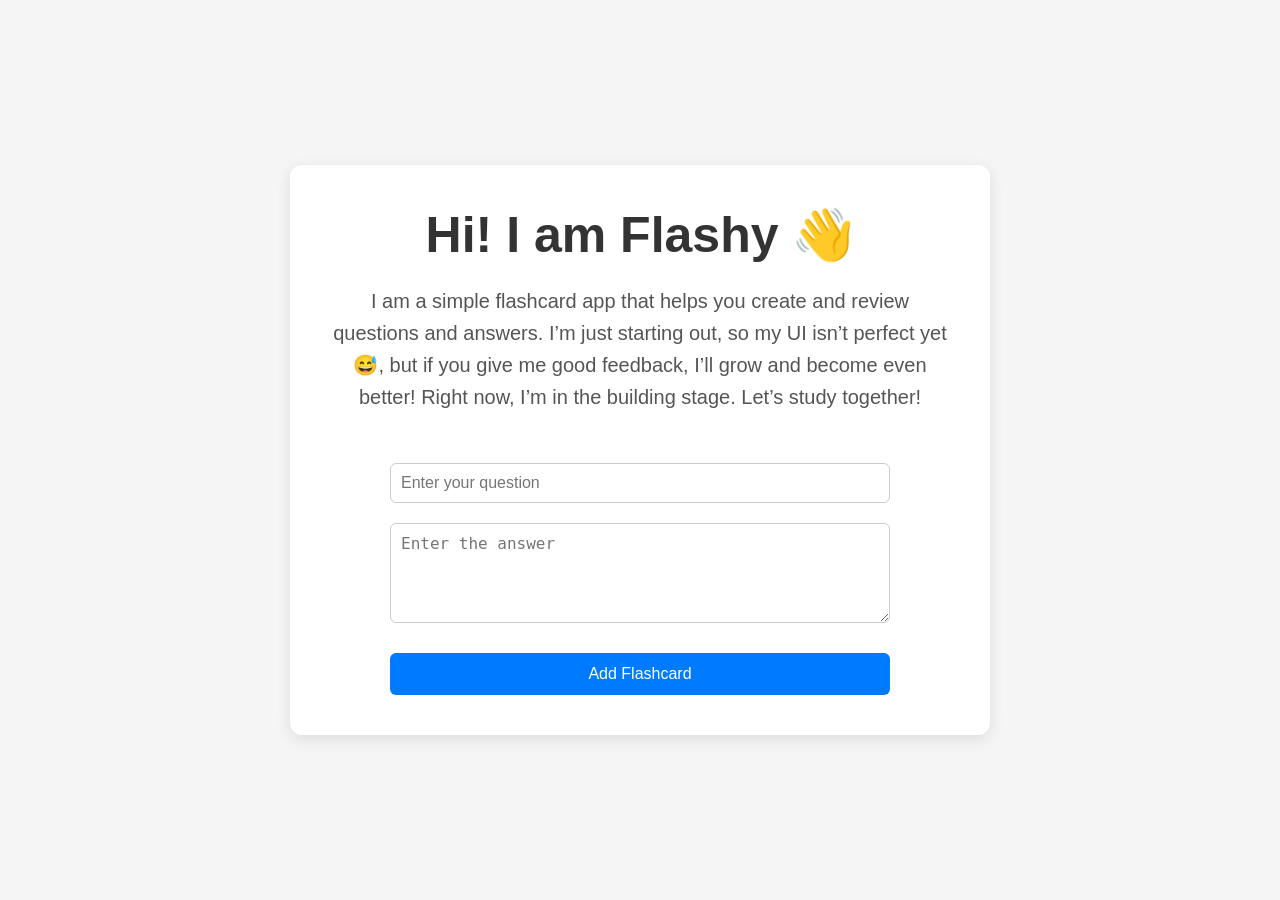
<file: index.html>
<!DOCTYPE html>
<html lang="en">
<head>
  <meta charset="UTF-8">
  <meta name="viewport" content="width=device-width, initial-scale=1.0">
  <title>flash card app</title>
  <link rel="stylesheet" href="css/style.css">
  <script>
    // Redirect root/index page to input.html so input form opens first (works for GitHub Pages)
    // BUT only redirect when there are no saved flashcards. If the user has created cards,
    // we avoid redirecting so they can see their deck after submitting the form.
    (function() {
      try {
        const path = location.pathname || '/';
        const saved = localStorage.getItem('flashcards');
        const hasCards = saved ? JSON.parse(saved).length > 0 : false;
        // Redirect only when at root/index and there are NO cards
        if ((path.endsWith('/') || path.endsWith('/index.html')) && !hasCards) {
          if (!location.pathname.endsWith('input.html')) {
            location.replace('input.html');
          }
        }
      } catch (e) {
        // If any error reading localStorage, fall back to redirecting to input
        if (location.pathname.endsWith('/') || location.pathname.endsWith('/index.html')) {
          if (!location.pathname.endsWith('input.html')) {
            location.replace('input.html');
          }
        }
      }
    })();
  </script>
</head>
<body>
  <div class="container">
    <h2>Flash Cards</h2>
    <div class="progress">
      <div class="loading"></div>
      <span class="percentage"></span>
      <span class="total"></span>
    </div>

    <div class="card">
      <div class="question-conatiner">
          <span class="question">
          </span>
      </div>
      <div class="carousel">
          <button class="button">
            Previous
          </button>

          <button class="button">
              Answer
          </button>

          <button class="button">
            Next
          </button>

          <button class="button" id="delete">
            Delete
          </button>
      </div>
    </div>
  </div>

  <div>
    If you wanna add more flash card. Click the button Add below
  </div>

  <a href="input.html">
     <button>Add</button>
  </a>
 
 

  <script src="script.js"></script>
</body>
</html>
</file>
<file: css/style.css>
/* Reset and base styles */
* {
  box-sizing: border-box;
  margin: 0;
  padding: 0;
}

body {
  font-family: Arial, sans-serif;
  background-color: #f9f9f9;
  min-height: 100vh;
  display: flex;
  flex-direction: column;
  align-items: center;
  justify-content: center;
  padding: clamp(1rem, 3vw, 2rem);
}

.container {
  width: 100%;
  max-width: 800px;
  display: flex;
  flex-direction: column;
  justify-content: center;
  align-items: center;
  margin: auto;
}

h2 {
  color: #444;
  margin-bottom: clamp(1rem, 3vw, 1.25rem);
  font-family: Arial, sans-serif;
  font-weight: bold;
  font-size: clamp(1.5rem, 4vw, 2rem);
  text-align: center;
}

.progress {
  border: 2px solid #ccc;
  border-radius: 20px;
  padding: clamp(0.5rem, 2vw, 0.75rem) clamp(1rem, 3vw, 1.25rem);
  margin-bottom: clamp(1rem, 3vw, 1.25rem);
  display: flex;
  align-items: center;
  width: min(90%, 500px);
  background-color: #fff;
}

.loading {
  border: 2px solid #ccc;
  border-radius: 25px;
  background-color: #ccc;
  height: 0.75rem;
  width: 30%;
  position: relative;
  left: -15px;
  transition: width 0.3s ease;
}

.total {
  margin-left: auto;
  font-weight: bold;
  font-size: clamp(0.75rem, 2vw, 0.875rem);
  color: #666;
  margin-right: 10px;
}

.card {
  border: 2px solid #ccc;
  width: min(90%, 600px);
  min-height: 300px;
  border-radius: 10px;
  background-color: #fff;
  margin: 1rem 0;
  display: flex;
  flex-direction: column;
}

.question-conatiner {
  border: 2px solid #ccc;
  margin: clamp(0.5rem, 2vw, 0.75rem);
  flex-grow: 1;
  background-color: #ccc;
  display: flex;
  align-items: center;
  justify-content: center;
  border-radius: 10px;
  padding: clamp(1rem, 3vw, 2rem);
}

.question-conatiner span {
  margin: 10px;
  font-size: clamp(1rem, 3vw, 1.5rem);
  font-weight: bold;
  color: #333;
  text-align: center;
  word-wrap: break-word;
}

.carousel {
  background-color: #ccc;
  border: 2px solid #ccc;
  border-radius: 15px;
  min-height: 3rem;
  margin: clamp(0.5rem, 2vw, 0.75rem);
  display: flex;
  align-items: center;
  justify-content: space-around;
  flex-wrap: wrap;
  gap: 0.5rem;
  padding: 0.5rem;
}

.carousel button {
  background-color: transparent;
  border: none;
  cursor: pointer;
  font-size: clamp(0.875rem, 2vw, 1rem);
  color: #333;
  padding: 0.5rem 1rem;
  border-radius: 5px;
  transition: background-color 0.3s ease;
}

.carousel button:hover {
  background-color: rgba(0, 0, 0, 0.1);
}

.carousel button:disabled {
  cursor: not-allowed;
  opacity: 0.5;
}

.percentage {
  margin-right: 10px;
  font-size: clamp(0.75rem, 2vw, 0.875rem);
}

/* Media Queries */
@media screen and (max-width: 480px) {
  .carousel {
    flex-direction: column;
    width: 100%;
  }
  
  .carousel button {
    width: 100%;
    padding: 0.75rem;
  }
  
  .question-conatiner {
    min-height: 200px;
  }
}
</file>
<file: css/input.css>
/* Reset and base styles */
* {
  box-sizing: border-box;
  margin: 0;
  padding: 0;
}

/* General container */
body {
  font-family: Arial, sans-serif;
  background-color: #f5f5f5;
  color: #333;
  display: flex;
  justify-content: center;
  align-items: center;
  min-height: 100vh;
  margin: 0;
  padding: 1rem;
}

.container {
  text-align: center;
  background-color: #fff;
  padding: clamp(1rem, 5vw, 2.5rem);
  border-radius: 12px;
  box-shadow: 0 4px 15px rgba(0,0,0,0.1);
  width: 100%;
  max-width: 700px;
  margin: auto;
}

/* Header */
h1 {
  font-size: clamp(2rem, 5vw, 3.125rem);
  margin-bottom: clamp(1rem, 3vw, 1.25rem);
  line-height: 1.2;
  word-wrap: break-word;
}

/* Paragraph */
p {
  font-size: clamp(1rem, 2vw, 1.25rem);
  line-height: 1.6;
  margin-bottom: clamp(1.5rem, 4vw, 2.5rem);
  color: #555;
}

/* Form */
form {
  width: 100%;
  max-width: 500px;
  margin: 0 auto;
}

/* Form inputs */
form input, form textarea {
  padding: clamp(0.5rem, 2vw, 0.625rem);
  width: 100%;
  margin: 0.625rem 0;
  font-size: clamp(0.875rem, 2vw, 1rem);
  border: 1px solid #ccc;
  border-radius: 6px;
  outline: none;
}

form input:focus, form textarea:focus {
  border-color: #007bff;
  box-shadow: 0 0 0 2px rgba(0,123,255,0.25);
}

/* Textarea specific */
form textarea {
  resize: vertical;
  min-height: 100px;
  max-height: 300px;
}

/* Button */
form button {
  padding: clamp(0.625rem, 2vw, 0.75rem) clamp(1.25rem, 3vw, 1.5rem);
  font-size: clamp(0.875rem, 2vw, 1rem);
  cursor: pointer;
  border: none;
  background-color: #007bff;
  color: #fff;
  border-radius: 6px;
  transition: all 0.3s ease;
  width: 100%;
  margin-top: 1rem;
}

form button:hover {
  background-color: #0056b3;
  transform: translateY(-2px);
}

form button:active {
  transform: translateY(0);
}

/* Media Queries */
@media screen and (max-width: 480px) {
  .container {
    padding: 1rem;
  }
  
  form input, form textarea {
    font-size: 16px; /* Prevents zoom on mobile */
  }
}
</file>
